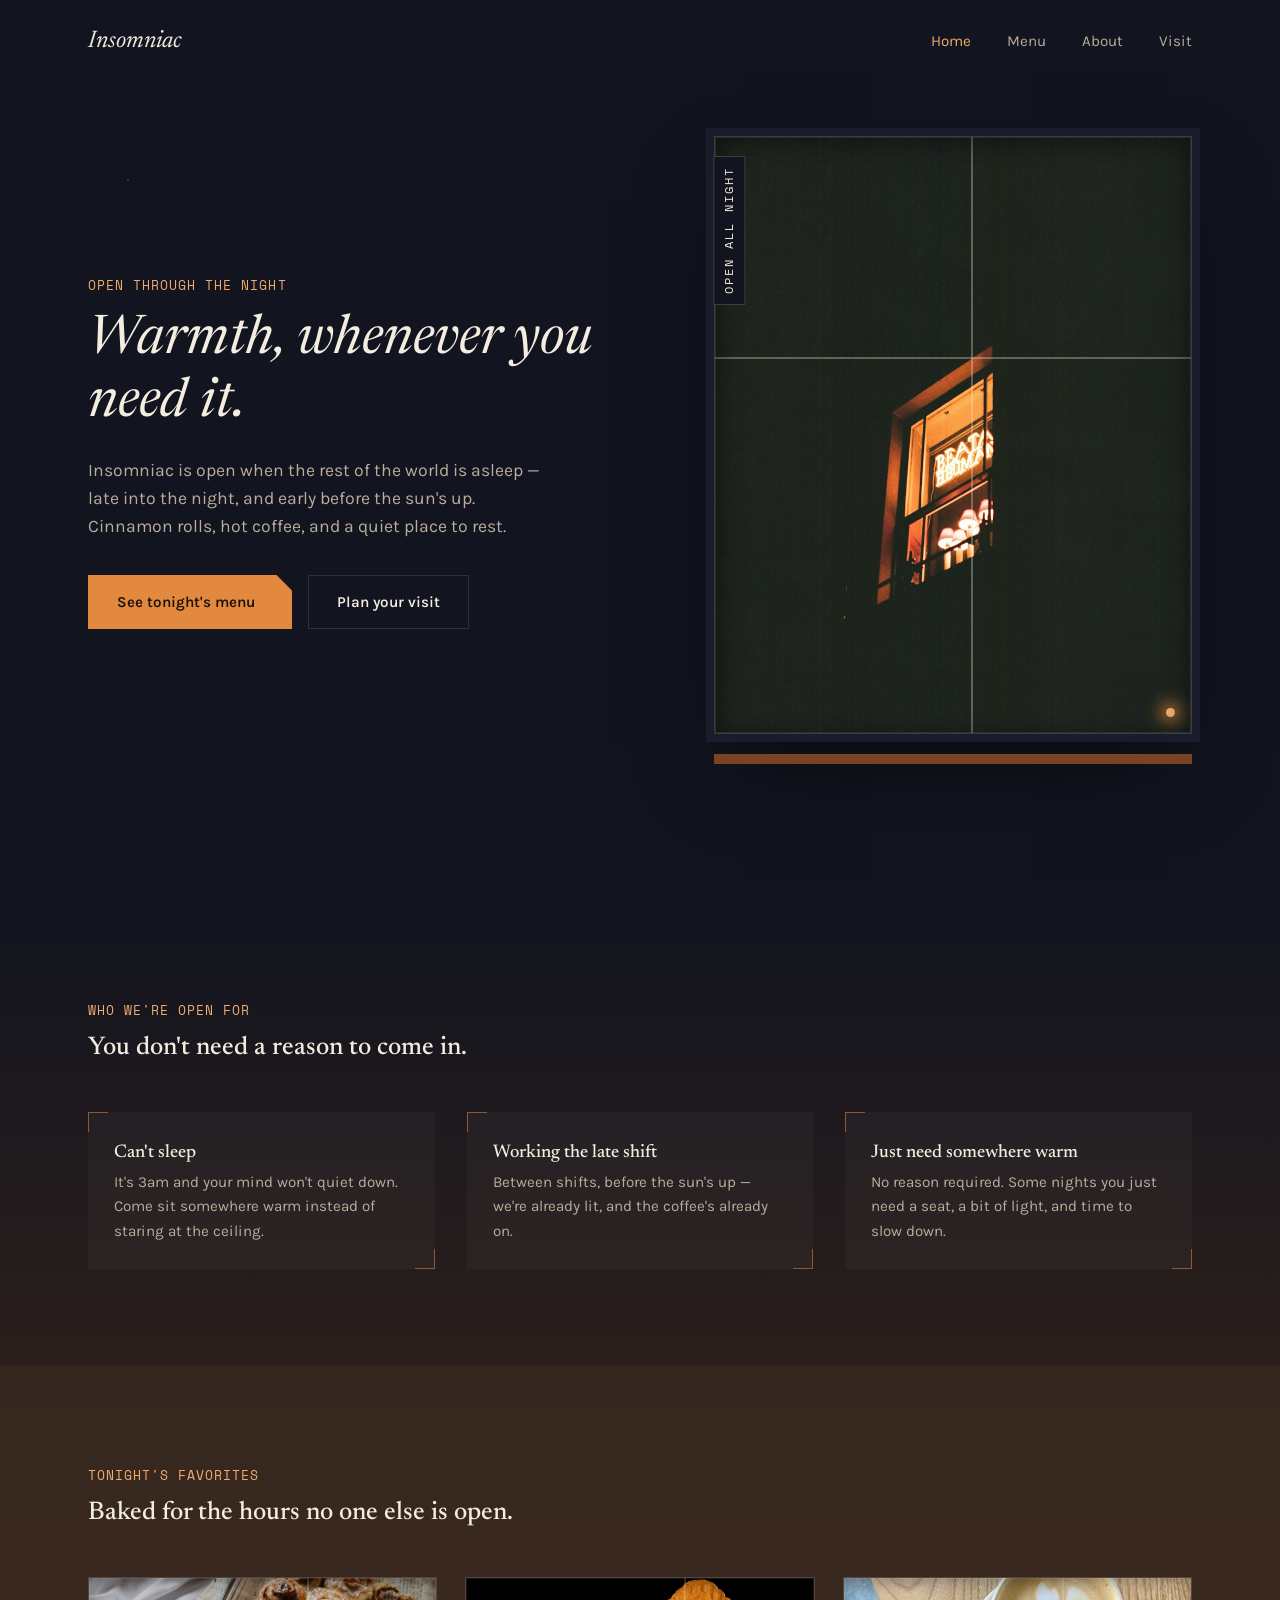
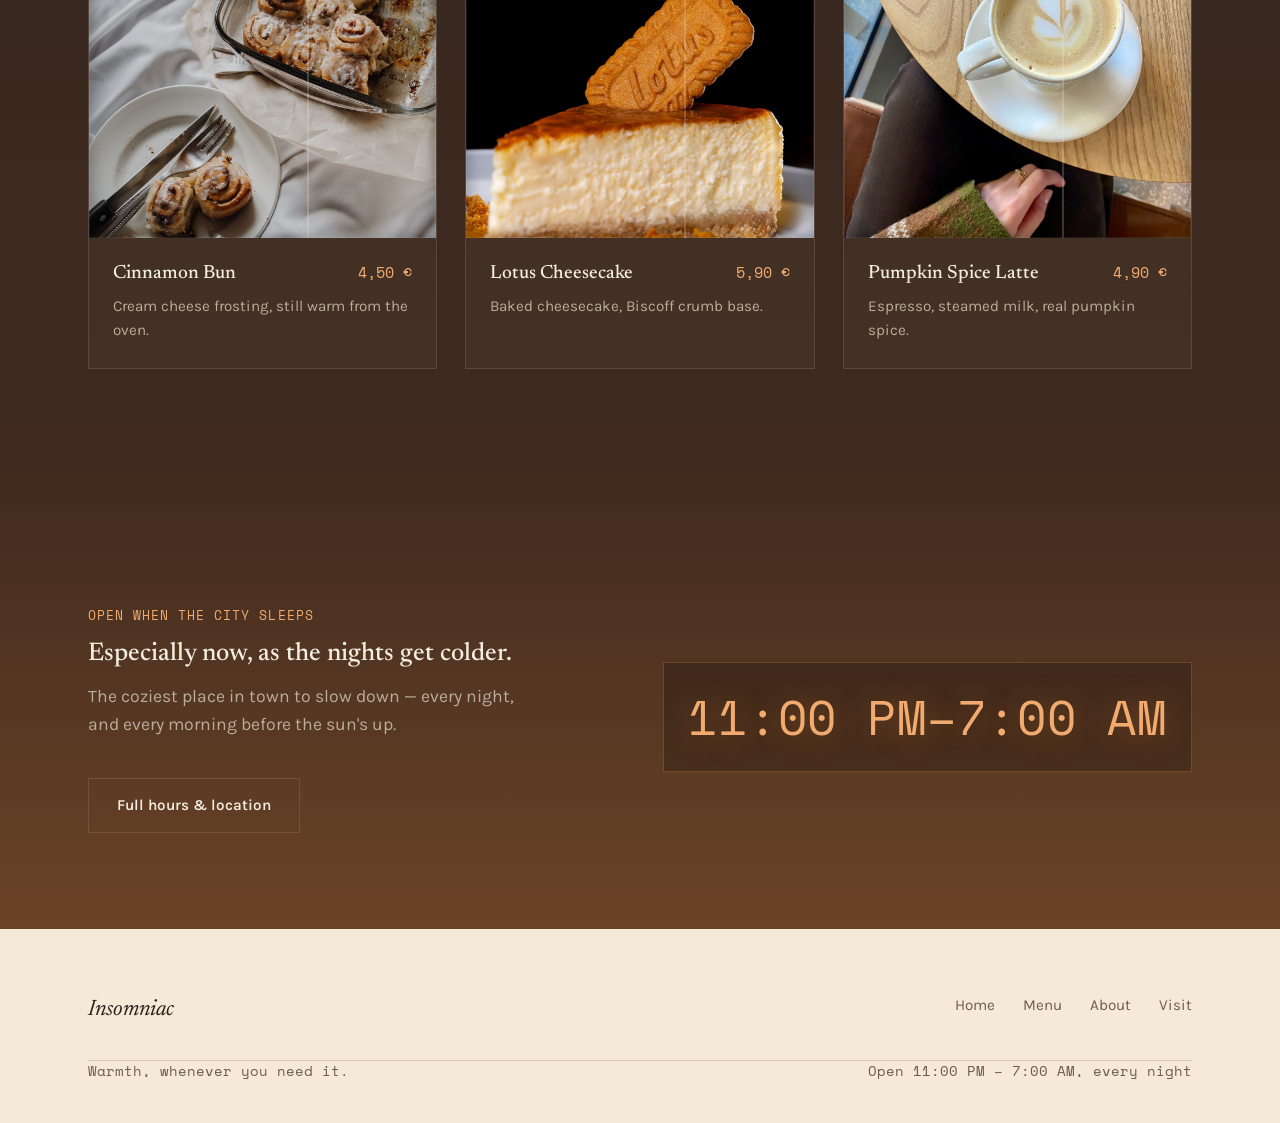
<file: index.html>
<!DOCTYPE html>
<html lang="en">
<head>
<meta charset="UTF-8">
<meta name="viewport" content="width=device-width, initial-scale=1.0">
<title>Insomniac — Warmth, whenever you need it</title>
<meta name="description" content="Insomniac is a bakery and coffee shop open late into the night and early before sunrise, for anyone who can't sleep, works a late shift, or just needs somewhere warm to sit.">
<link rel="icon" href="data:image/svg+xml,%3Csvg xmlns='http://www.w3.org/2000/svg' viewBox='0 0 100 100'%3E%3Ccircle cx='50' cy='50' r='50' fill='%2312141f'/%3E%3Ccircle cx='58' cy='42' r='28' fill='%23e2883f'/%3E%3Ccircle cx='68' cy='34' r='28' fill='%2312141f'/%3E%3C/svg%3E">
<link rel="preconnect" href="https://fonts.googleapis.com">
<link rel="preconnect" href="https://fonts.gstatic.com" crossorigin>
<link href="https://fonts.googleapis.com/css2?family=Newsreader:ital,opsz,wght@0,6..72,400;0,6..72,500;0,6..72,600;1,6..72,400;1,6..72,500&family=Karla:wght@400;500;600;700&family=Space+Mono:wght@400;700&display=swap" rel="stylesheet">
<link rel="stylesheet" href="css/styles.css">
</head>
<body>

<header class="site-header" id="siteHeader">
  <div class="container header-inner">
    <a href="index.html" class="logo">Insomniac</a>
    <nav class="site-nav" id="siteNav">
      <a href="index.html" class="nav-link" aria-current="page">Home</a>
      <a href="menu.html" class="nav-link">Menu</a>
      <a href="about.html" class="nav-link">About</a>
      <a href="visit.html" class="nav-link">Visit</a>
    </nav>
    <button class="nav-toggle" id="navToggle" aria-label="Toggle menu" aria-expanded="false" aria-controls="siteNav">
      <span></span><span></span><span></span>
    </button>
  </div>
</header>

<section class="hero">
  <div class="container hero-grid">
    <div class="hero-content">
      <p class="eyebrow">Open through the night</p>
      <h1 class="hero-tagline">Warmth, whenever you need it.</h1>
      <p class="hero-sub">Insomniac is open when the rest of the world is asleep — late into the night, and early before the sun's up. Cinnamon rolls, hot coffee, and a quiet place to rest.</p>
      <div class="hero-actions">
        <a href="menu.html" class="btn btn-ember">See tonight's menu</a>
        <a href="visit.html" class="btn btn-outline">Plan your visit</a>
      </div>
    </div>
    <div class="hero-window">
      <div class="hero-window-frame">
        <img src="images/hero-night-window.jpg" alt="A single lit window glowing with warm orange light in an otherwise dark building at night">
        <span class="hero-lamp" aria-hidden="true"></span>
      </div>
      <span class="hero-window-label" aria-hidden="true">OPEN ALL NIGHT</span>
      <div class="hero-sill" aria-hidden="true"></div>
    </div>
  </div>
</section>

<section class="section section-cocoa">
  <div class="container">
    <p class="eyebrow">Who we're open for</p>
    <h2>You don't need a reason to come in.</h2>
    <div class="for-list">
      <div class="for-item">
        <h3>Can't sleep</h3>
        <p>It's 3am and your mind won't quiet down. Come sit somewhere warm instead of staring at the ceiling.</p>
      </div>
      <div class="for-item">
        <h3>Working the late shift</h3>
        <p>Between shifts, before the sun's up — we're already lit, and the coffee's already on.</p>
      </div>
      <div class="for-item">
        <h3>Just need somewhere warm</h3>
        <p>No reason required. Some nights you just need a seat, a bit of light, and time to slow down.</p>
      </div>
    </div>
  </div>
</section>

<section class="section section-dusk">
  <div class="container">
    <p class="eyebrow">Tonight's favorites</p>
    <h2>Baked for the hours no one else is open.</h2>
    <div class="product-grid">
      <div class="product-card">
        <div class="product-photo">
          <img src="images/cinnamon-rolls.jpg" alt="Freshly baked cinnamon rolls glazed with cream cheese frosting">
        </div>
        <div class="product-body">
          <div class="product-name-row">
            <h3>Cinnamon Bun</h3>
            <span class="product-price">4,50 €</span>
          </div>
          <p>Cream cheese frosting, still warm from the oven.</p>
        </div>
      </div>
      <div class="product-card">
        <div class="product-photo">
          <img src="images/lotus-cheesecake.jpg" alt="A slice of Lotus cheesecake topped with a Biscoff biscuit">
        </div>
        <div class="product-body">
          <div class="product-name-row">
            <h3>Lotus Cheesecake</h3>
            <span class="product-price">5,90 €</span>
          </div>
          <p>Baked cheesecake, Biscoff crumb base.</p>
        </div>
      </div>
      <div class="product-card">
        <div class="product-photo">
          <img src="images/pumpkin-latte.jpg" alt="A pumpkin spice latte with heart-shaped latte art on a wooden table">
        </div>
        <div class="product-body">
          <div class="product-name-row">
            <h3>Pumpkin Spice Latte</h3>
            <span class="product-price">4,90 €</span>
          </div>
          <p>Espresso, steamed milk, real pumpkin spice.</p>
        </div>
      </div>
    </div>
  </div>
</section>

<section class="section section-dawn-glow">
  <div class="container hours-panel">
    <div>
      <p class="eyebrow">Open when the city sleeps</p>
      <h2>Especially now, as the nights get colder.</h2>
      <p class="hero-sub" style="margin-top: 0.5em;">The coziest place in town to slow down — every night, and every morning before the sun's up.</p>
      <a href="visit.html" class="btn btn-outline" style="margin-top: 1.5em;">Full hours &amp; location</a>
    </div>
    <div class="clock-readout">11:00 PM–7:00 AM</div>
  </div>
</section>

<footer class="site-footer" id="contact">
  <div class="container">
    <div class="footer-inner">
      <span class="footer-logo">Insomniac</span>
      <nav class="footer-nav">
        <a href="index.html">Home</a>
        <a href="menu.html">Menu</a>
        <a href="about.html">About</a>
        <a href="visit.html">Visit</a>
      </nav>
    </div>
    <div class="container footer-bottom" style="padding: 0;">
      <span>Warmth, whenever you need it.</span>
      <span>Open 11:00 PM – 7:00 AM, every night</span>
    </div>
  </div>
</footer>

<script src="js/main.js"></script>
</body>
</html>
</file>
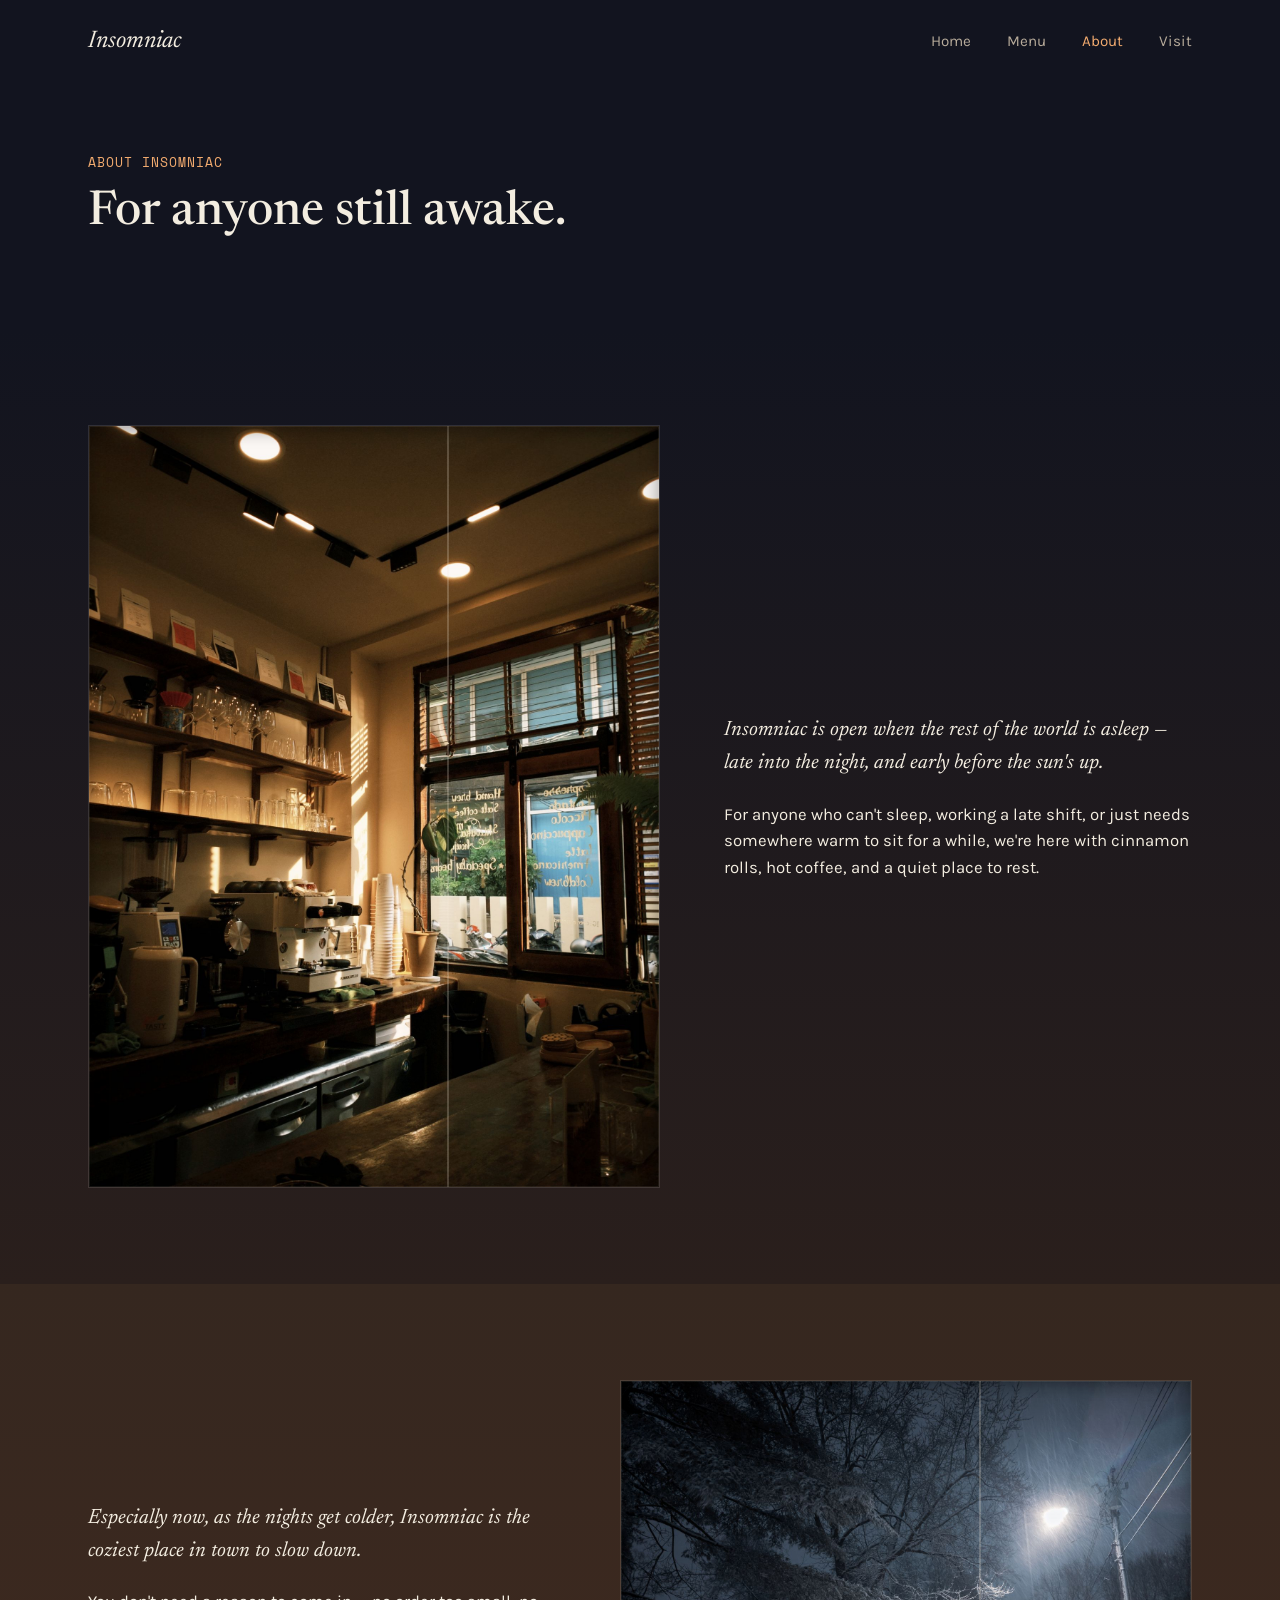
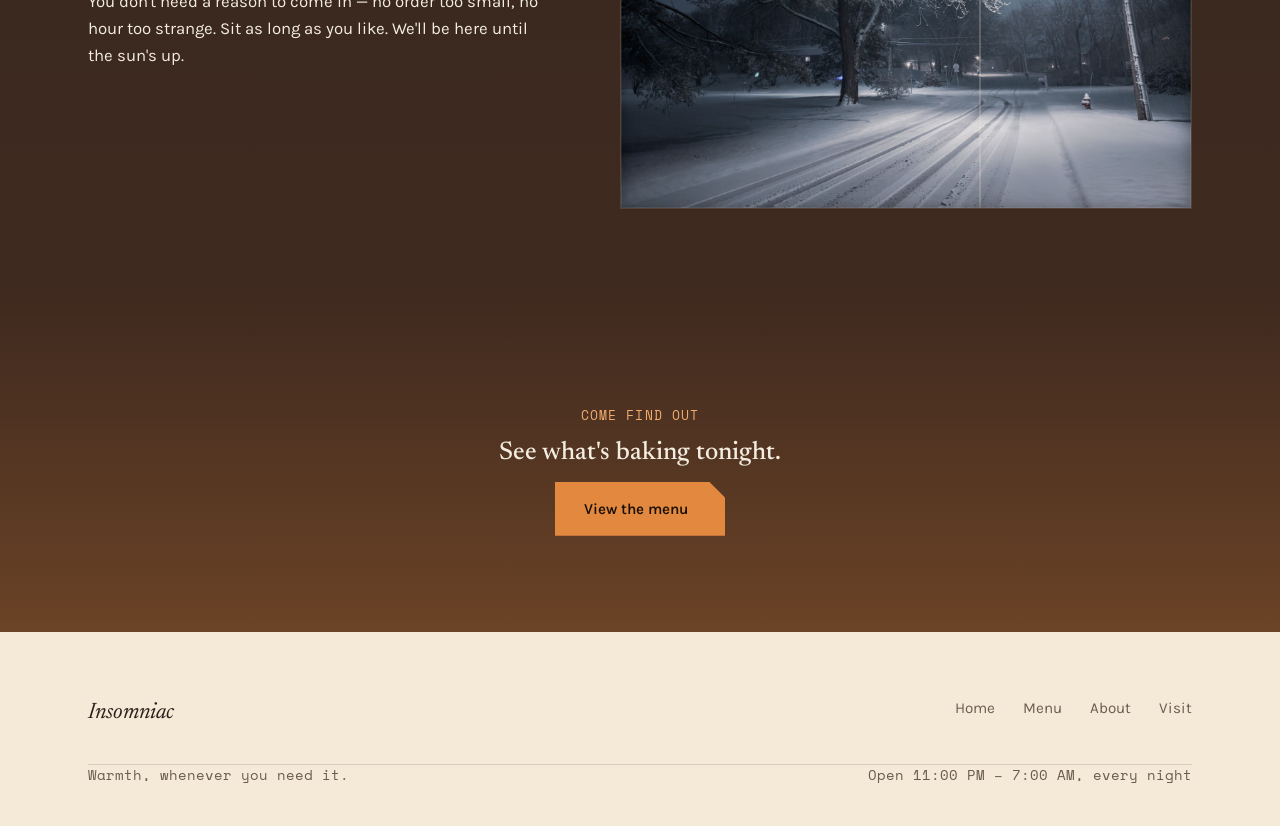
<file: about.html>
<!DOCTYPE html>
<html lang="en">
<head>
<meta charset="UTF-8">
<meta name="viewport" content="width=device-width, initial-scale=1.0">
<title>About — Insomniac</title>
<meta name="description" content="Insomniac is open when the rest of the world is asleep — for anyone who can't sleep, works a late shift, or just needs somewhere warm to sit for a while.">
<link rel="icon" href="data:image/svg+xml,%3Csvg xmlns='http://www.w3.org/2000/svg' viewBox='0 0 100 100'%3E%3Ccircle cx='50' cy='50' r='50' fill='%2312141f'/%3E%3Ccircle cx='58' cy='42' r='28' fill='%23e2883f'/%3E%3Ccircle cx='68' cy='34' r='28' fill='%2312141f'/%3E%3C/svg%3E">
<link rel="preconnect" href="https://fonts.googleapis.com">
<link rel="preconnect" href="https://fonts.gstatic.com" crossorigin>
<link href="https://fonts.googleapis.com/css2?family=Newsreader:ital,opsz,wght@0,6..72,400;0,6..72,500;0,6..72,600;1,6..72,400;1,6..72,500&family=Karla:wght@400;500;600;700&family=Space+Mono:wght@400;700&display=swap" rel="stylesheet">
<link rel="stylesheet" href="css/styles.css">
</head>
<body>

<header class="site-header" id="siteHeader">
  <div class="container header-inner">
    <a href="index.html" class="logo">Insomniac</a>
    <nav class="site-nav" id="siteNav">
      <a href="index.html" class="nav-link">Home</a>
      <a href="menu.html" class="nav-link">Menu</a>
      <a href="about.html" class="nav-link" aria-current="page">About</a>
      <a href="visit.html" class="nav-link">Visit</a>
    </nav>
    <button class="nav-toggle" id="navToggle" aria-label="Toggle menu" aria-expanded="false" aria-controls="siteNav">
      <span></span><span></span><span></span>
    </button>
  </div>
</header>

<section class="page-hero section-midnight">
  <div class="container">
    <p class="eyebrow">About Insomniac</p>
    <h1>For anyone still awake.</h1>
  </div>
</section>

<section class="section section-cocoa">
  <div class="container story-layout">
    <div class="story-photo">
      <img src="images/cafe-interior.jpg" alt="A cozy, warmly lit coffee shop interior with shelves of glassware and a window looking onto the street">
    </div>
    <div class="story-copy">
      <p>Insomniac is open when the rest of the world is asleep — late into the night, and early before the sun's up.</p>
      <p>For anyone who can't sleep, working a late shift, or just needs somewhere warm to sit for a while, we're here with cinnamon rolls, hot coffee, and a quiet place to rest.</p>
    </div>
  </div>
</section>

<section class="section section-dusk">
  <div class="container story-layout reverse">
    <div class="story-photo">
      <img src="images/snowy-street.jpg" alt="A quiet, snow-covered street at night, lit by a single streetlamp">
    </div>
    <div class="story-copy">
      <p>Especially now, as the nights get colder, Insomniac is the coziest place in town to slow down.</p>
      <p>You don't need a reason to come in — no order too small, no hour too strange. Sit as long as you like. We'll be here until the sun's up.</p>
    </div>
  </div>
</section>

<section class="section section-dawn-glow">
  <div class="container" style="text-align:center;">
    <p class="eyebrow">Come find out</p>
    <h2>See what's baking tonight.</h2>
    <a href="menu.html" class="btn btn-ember">View the menu</a>
  </div>
</section>

<footer class="site-footer" id="contact">
  <div class="container">
    <div class="footer-inner">
      <span class="footer-logo">Insomniac</span>
      <nav class="footer-nav">
        <a href="index.html">Home</a>
        <a href="menu.html">Menu</a>
        <a href="about.html">About</a>
        <a href="visit.html">Visit</a>
      </nav>
    </div>
    <div class="container footer-bottom" style="padding: 0;">
      <span>Warmth, whenever you need it.</span>
      <span>Open 11:00 PM – 7:00 AM, every night</span>
    </div>
  </div>
</footer>

<script src="js/main.js"></script>
</body>
</html>
</file>
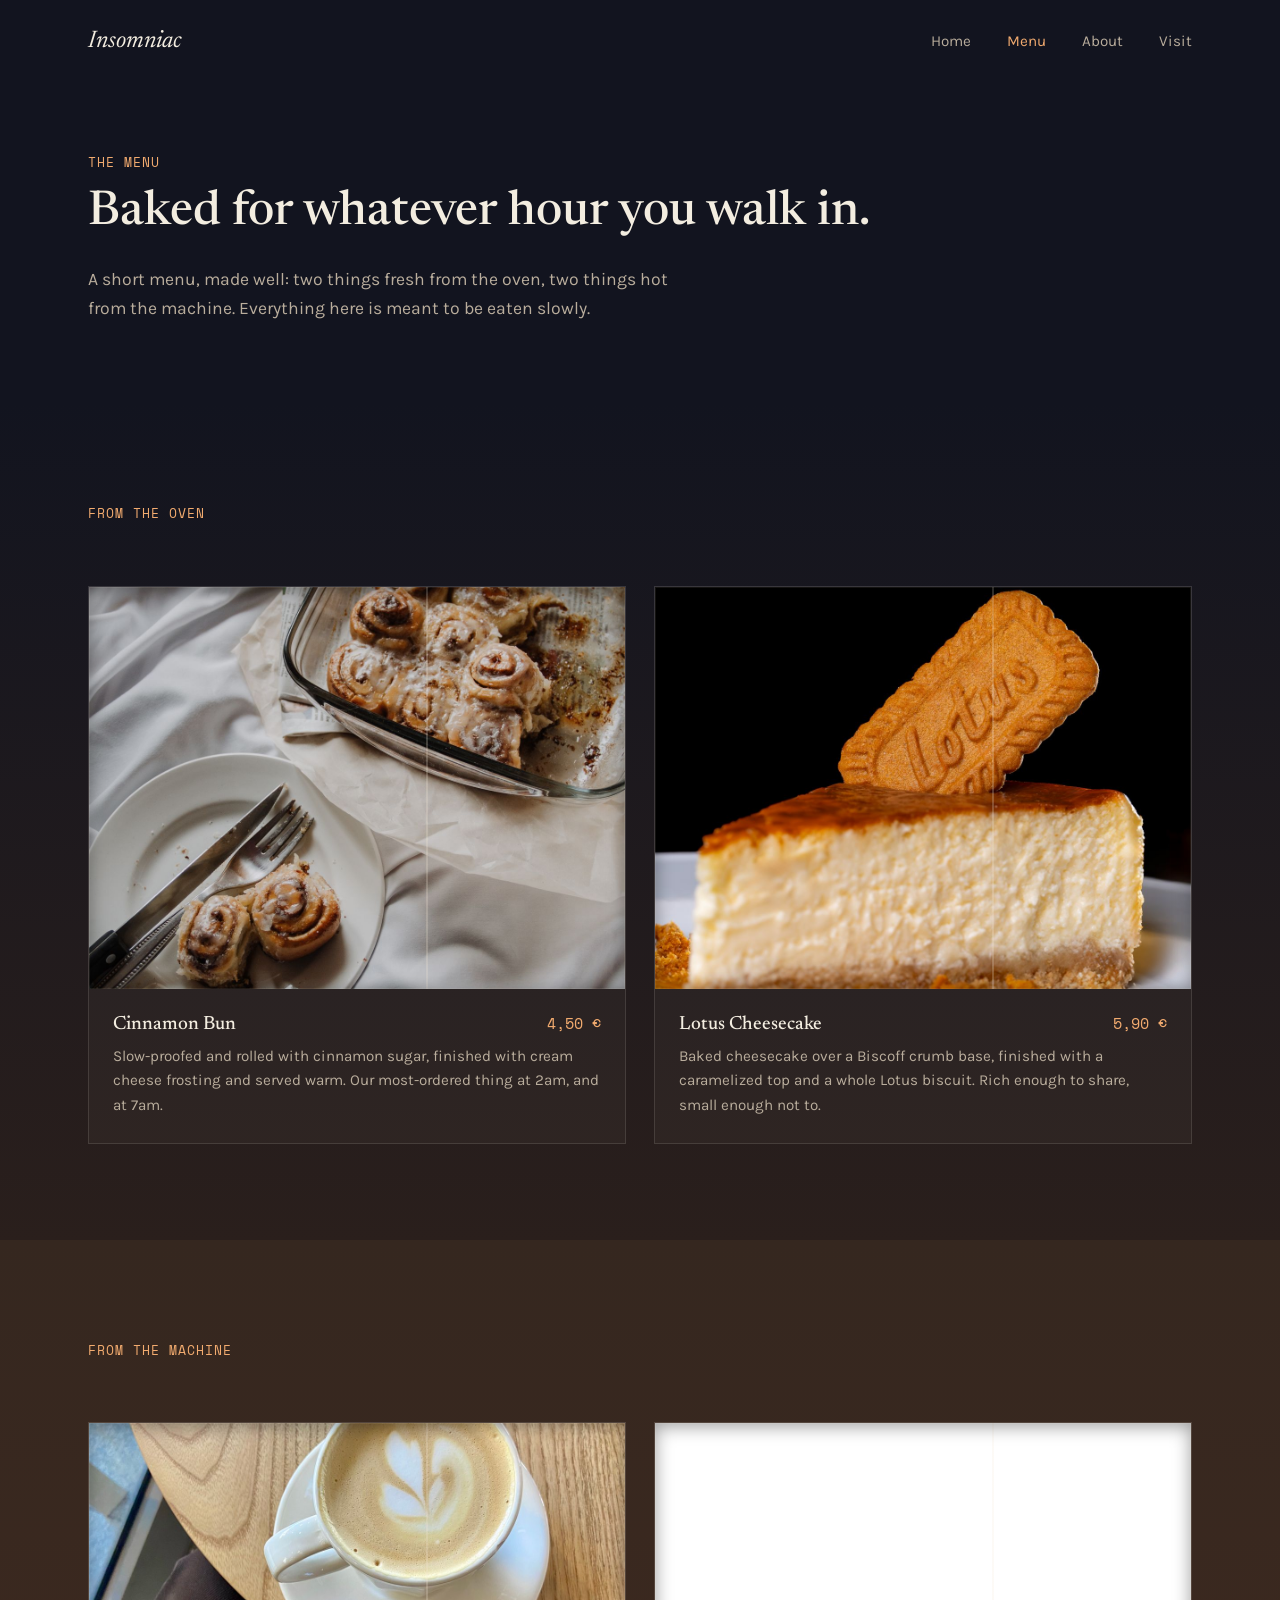
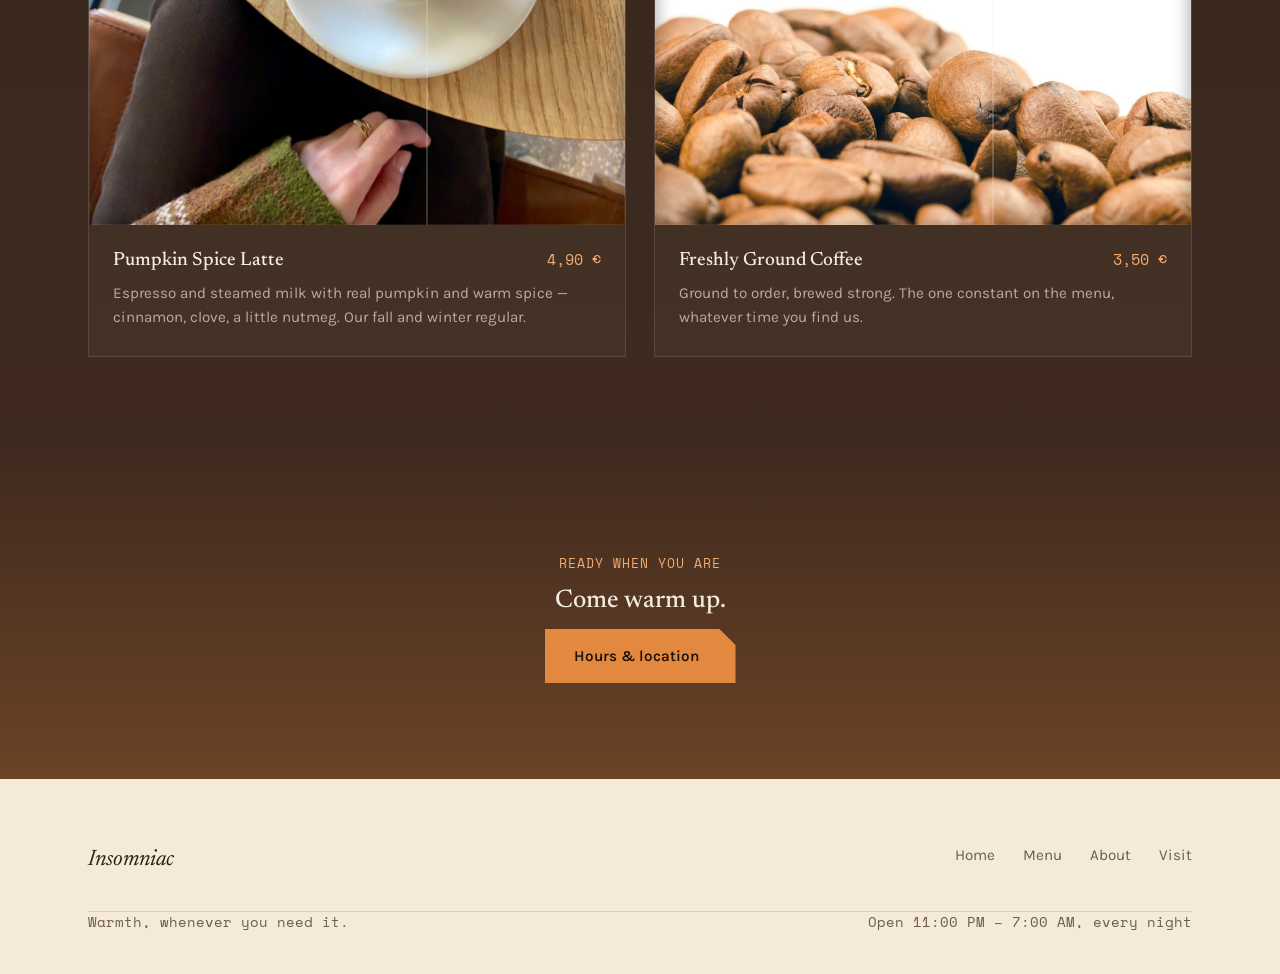
<file: menu.html>
<!DOCTYPE html>
<html lang="en">
<head>
<meta charset="UTF-8">
<meta name="viewport" content="width=device-width, initial-scale=1.0">
<title>Menu — Insomniac</title>
<meta name="description" content="Cinnamon buns with cream cheese frosting, Lotus cheesecake, pumpkin spice latte, and freshly ground coffee — served all night at Insomniac.">
<link rel="icon" href="data:image/svg+xml,%3Csvg xmlns='http://www.w3.org/2000/svg' viewBox='0 0 100 100'%3E%3Ccircle cx='50' cy='50' r='50' fill='%2312141f'/%3E%3Ccircle cx='58' cy='42' r='28' fill='%23e2883f'/%3E%3Ccircle cx='68' cy='34' r='28' fill='%2312141f'/%3E%3C/svg%3E">
<link rel="preconnect" href="https://fonts.googleapis.com">
<link rel="preconnect" href="https://fonts.gstatic.com" crossorigin>
<link href="https://fonts.googleapis.com/css2?family=Newsreader:ital,opsz,wght@0,6..72,400;0,6..72,500;0,6..72,600;1,6..72,400;1,6..72,500&family=Karla:wght@400;500;600;700&family=Space+Mono:wght@400;700&display=swap" rel="stylesheet">
<link rel="stylesheet" href="css/styles.css">
</head>
<body>

<header class="site-header" id="siteHeader">
  <div class="container header-inner">
    <a href="index.html" class="logo">Insomniac</a>
    <nav class="site-nav" id="siteNav">
      <a href="index.html" class="nav-link">Home</a>
      <a href="menu.html" class="nav-link" aria-current="page">Menu</a>
      <a href="about.html" class="nav-link">About</a>
      <a href="visit.html" class="nav-link">Visit</a>
    </nav>
    <button class="nav-toggle" id="navToggle" aria-label="Toggle menu" aria-expanded="false" aria-controls="siteNav">
      <span></span><span></span><span></span>
    </button>
  </div>
</header>

<section class="page-hero section-midnight">
  <div class="container">
    <p class="eyebrow">The menu</p>
    <h1>Baked for whatever hour you walk in.</h1>
    <p class="hero-sub">A short menu, made well: two things fresh from the oven, two things hot from the machine. Everything here is meant to be eaten slowly.</p>
  </div>
</section>

<section class="section section-cocoa">
  <div class="container">
    <p class="eyebrow">From the oven</p>
    <div class="product-grid two-up">
      <div class="product-card">
        <div class="product-photo">
          <img src="images/cinnamon-rolls.jpg" alt="Freshly baked cinnamon rolls glazed with cream cheese frosting">
        </div>
        <div class="product-body">
          <div class="product-name-row">
            <h3>Cinnamon Bun</h3>
            <span class="product-price">4,50 €</span>
          </div>
          <p>Slow-proofed and rolled with cinnamon sugar, finished with cream cheese frosting and served warm. Our most-ordered thing at 2am, and at 7am.</p>
        </div>
      </div>
      <div class="product-card">
        <div class="product-photo">
          <img src="images/lotus-cheesecake.jpg" alt="A slice of Lotus cheesecake topped with a Biscoff biscuit">
        </div>
        <div class="product-body">
          <div class="product-name-row">
            <h3>Lotus Cheesecake</h3>
            <span class="product-price">5,90 €</span>
          </div>
          <p>Baked cheesecake over a Biscoff crumb base, finished with a caramelized top and a whole Lotus biscuit. Rich enough to share, small enough not to.</p>
        </div>
      </div>
    </div>
  </div>
</section>

<section class="section section-dusk">
  <div class="container">
    <p class="eyebrow">From the machine</p>
    <div class="product-grid two-up">
      <div class="product-card">
        <div class="product-photo">
          <img src="images/pumpkin-latte.jpg" alt="A pumpkin spice latte with heart-shaped latte art on a wooden table">
        </div>
        <div class="product-body">
          <div class="product-name-row">
            <h3>Pumpkin Spice Latte</h3>
            <span class="product-price">4,90 €</span>
          </div>
          <p>Espresso and steamed milk with real pumpkin and warm spice — cinnamon, clove, a little nutmeg. Our fall and winter regular.</p>
        </div>
      </div>
      <div class="product-card">
        <div class="product-photo">
          <img src="images/coffee-beans.jpg" alt="A close-up pile of freshly roasted coffee beans">
        </div>
        <div class="product-body">
          <div class="product-name-row">
            <h3>Freshly Ground Coffee</h3>
            <span class="product-price">3,50 €</span>
          </div>
          <p>Ground to order, brewed strong. The one constant on the menu, whatever time you find us.</p>
        </div>
      </div>
    </div>
  </div>
</section>

<section class="section section-dawn-glow">
  <div class="container" style="text-align:center;">
    <p class="eyebrow">Ready when you are</p>
    <h2>Come warm up.</h2>
    <a href="visit.html" class="btn btn-ember">Hours &amp; location</a>
  </div>
</section>

<footer class="site-footer" id="contact">
  <div class="container">
    <div class="footer-inner">
      <span class="footer-logo">Insomniac</span>
      <nav class="footer-nav">
        <a href="index.html">Home</a>
        <a href="menu.html">Menu</a>
        <a href="about.html">About</a>
        <a href="visit.html">Visit</a>
      </nav>
    </div>
    <div class="container footer-bottom" style="padding: 0;">
      <span>Warmth, whenever you need it.</span>
      <span>Open 11:00 PM – 7:00 AM, every night</span>
    </div>
  </div>
</footer>

<script src="js/main.js"></script>
</body>
</html>
</file>
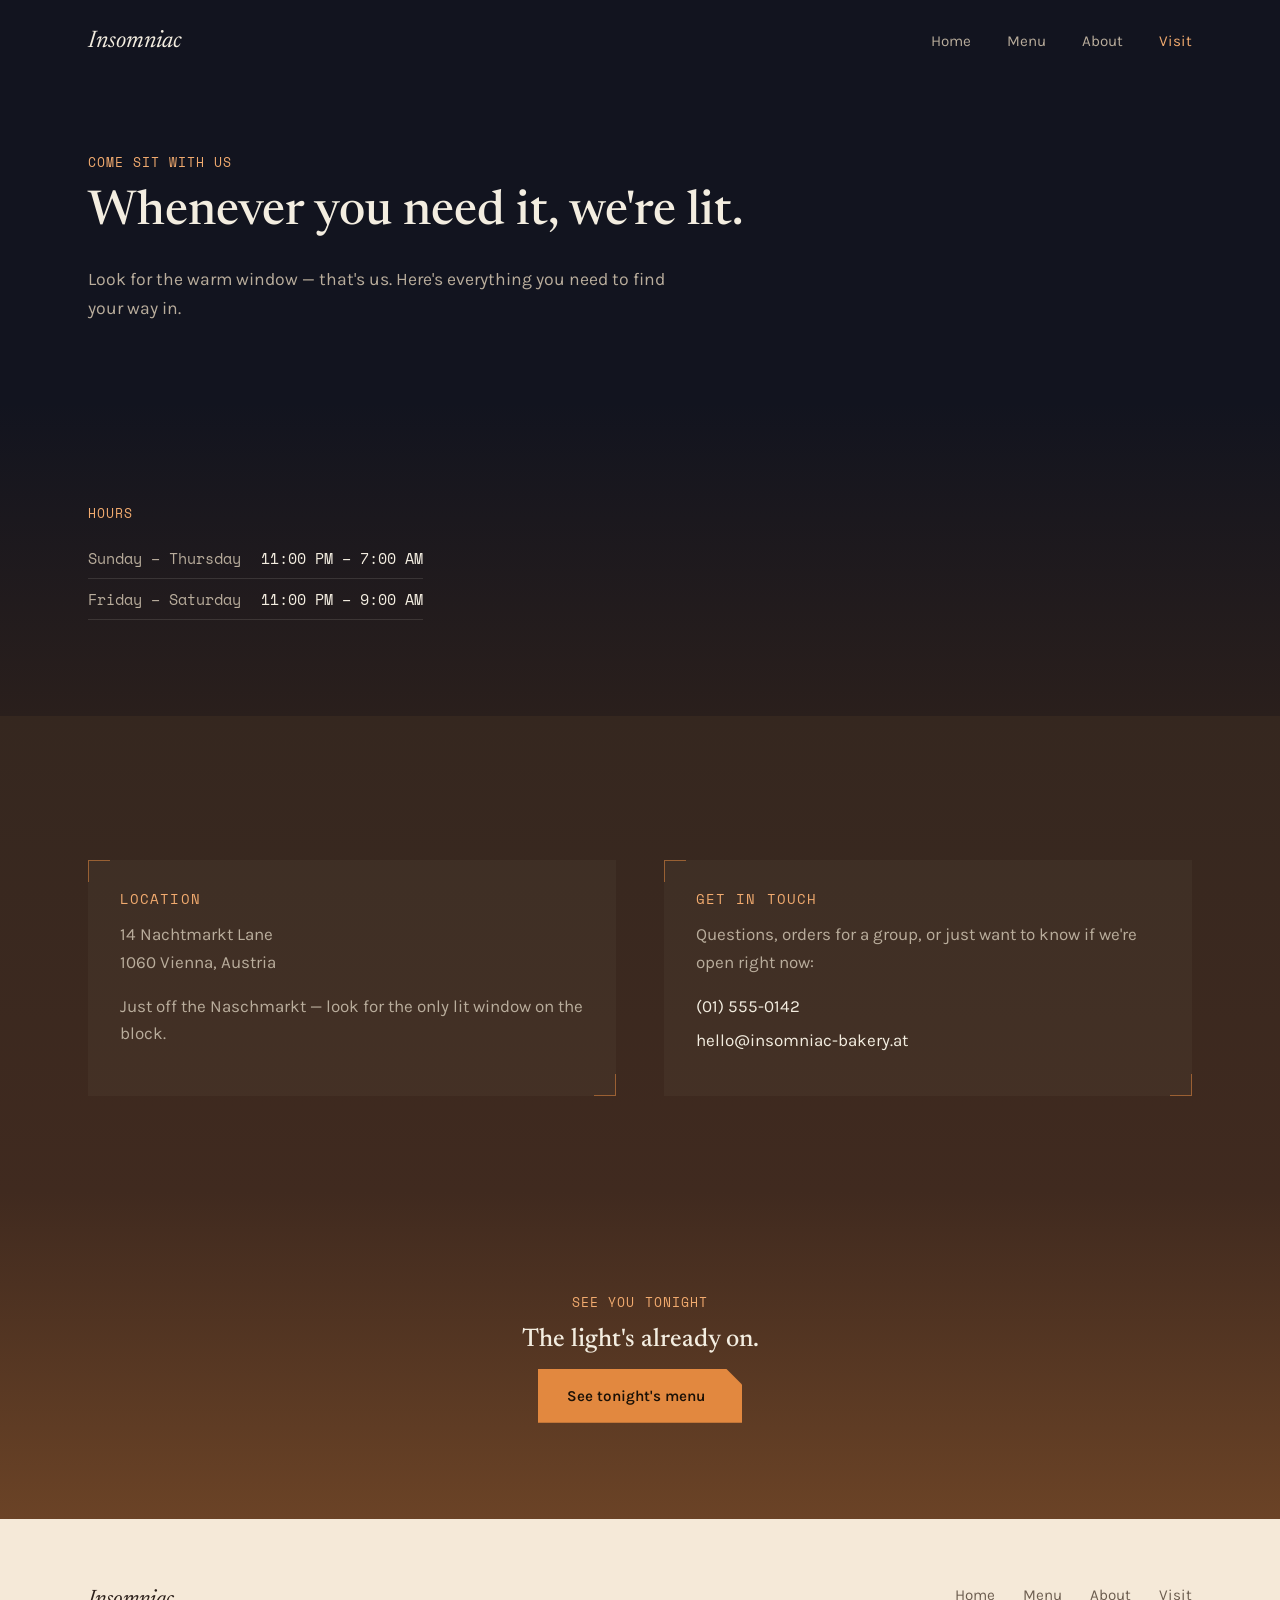
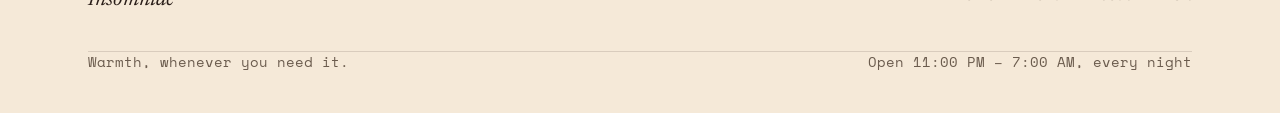
<file: visit.html>
<!DOCTYPE html>
<html lang="en">
<head>
<meta charset="UTF-8">
<meta name="viewport" content="width=device-width, initial-scale=1.0">
<title>Visit — Insomniac</title>
<meta name="description" content="Insomniac's hours, location, and contact — open every night from 11:00 PM to 7:00 AM, later on weekends.">
<link rel="icon" href="data:image/svg+xml,%3Csvg xmlns='http://www.w3.org/2000/svg' viewBox='0 0 100 100'%3E%3Ccircle cx='50' cy='50' r='50' fill='%2312141f'/%3E%3Ccircle cx='58' cy='42' r='28' fill='%23e2883f'/%3E%3Ccircle cx='68' cy='34' r='28' fill='%2312141f'/%3E%3C/svg%3E">
<link rel="preconnect" href="https://fonts.googleapis.com">
<link rel="preconnect" href="https://fonts.gstatic.com" crossorigin>
<link href="https://fonts.googleapis.com/css2?family=Newsreader:ital,opsz,wght@0,6..72,400;0,6..72,500;0,6..72,600;1,6..72,400;1,6..72,500&family=Karla:wght@400;500;600;700&family=Space+Mono:wght@400;700&display=swap" rel="stylesheet">
<link rel="stylesheet" href="css/styles.css">
</head>
<body>

<header class="site-header" id="siteHeader">
  <div class="container header-inner">
    <a href="index.html" class="logo">Insomniac</a>
    <nav class="site-nav" id="siteNav">
      <a href="index.html" class="nav-link">Home</a>
      <a href="menu.html" class="nav-link">Menu</a>
      <a href="about.html" class="nav-link">About</a>
      <a href="visit.html" class="nav-link" aria-current="page">Visit</a>
    </nav>
    <button class="nav-toggle" id="navToggle" aria-label="Toggle menu" aria-expanded="false" aria-controls="siteNav">
      <span></span><span></span><span></span>
    </button>
  </div>
</header>

<section class="page-hero section-midnight">
  <div class="container">
    <p class="eyebrow">Come sit with us</p>
    <h1>Whenever you need it, we're lit.</h1>
    <p class="hero-sub">Look for the warm window — that's us. Here's everything you need to find your way in.</p>
  </div>
</section>

<section class="section section-cocoa">
  <div class="container">
    <p class="eyebrow">Hours</p>
    <table class="hours-table">
      <tr><td>Sunday – Thursday</td><td>11:00 PM – 7:00 AM</td></tr>
      <tr><td>Friday – Saturday</td><td>11:00 PM – 9:00 AM</td></tr>
    </table>
  </div>
</section>

<section class="section section-dusk">
  <div class="container visit-grid">
    <div class="visit-card">
      <h3>Location</h3>
      <address>
        14 Nachtmarkt Lane<br>
        1060 Vienna, Austria
      </address>
      <p style="margin-top:1em;">Just off the Naschmarkt — look for the only lit window on the block.</p>
    </div>
    <div class="visit-card">
      <h3>Get in touch</h3>
      <p>Questions, orders for a group, or just want to know if we're open right now:</p>
      <a href="tel:+4315550142" class="contact-link">(01) 555-0142</a>
      <a href="mailto:hello@insomniac-bakery.at" class="contact-link">hello@insomniac-bakery.at</a>
    </div>
  </div>
</section>

<section class="section section-dawn-glow">
  <div class="container" style="text-align:center;">
    <p class="eyebrow">See you tonight</p>
    <h2>The light's already on.</h2>
    <a href="menu.html" class="btn btn-ember">See tonight's menu</a>
  </div>
</section>

<footer class="site-footer" id="contact">
  <div class="container">
    <div class="footer-inner">
      <span class="footer-logo">Insomniac</span>
      <nav class="footer-nav">
        <a href="index.html">Home</a>
        <a href="menu.html">Menu</a>
        <a href="about.html">About</a>
        <a href="visit.html">Visit</a>
      </nav>
    </div>
    <div class="container footer-bottom" style="padding: 0;">
      <span>Warmth, whenever you need it.</span>
      <span>Open 11:00 PM – 7:00 AM, every night</span>
    </div>
  </div>
</footer>

<script src="js/main.js"></script>
</body>
</html>
</file>
<file: css/styles.css>
/* =========================================================
   Insomniac — stylesheet
   "The lit window" system: night backgrounds that warm into
   dawn as you move through the page; light itself (Ember glow)
   carries the warmth, not an all-over cream background.
   ========================================================= */

:root {
  /* Night → dawn surfaces */
  --color-midnight: #12141f;
  --color-midnight-2: #191c2a;
  --color-cocoa: #2a1f1c;
  --color-cocoa-2: #35271f;
  --color-dusk: #402a1f;
  --color-dawn-glow: #6b4326;
  --color-cream: #f5e9d8;
  --color-cream-2: #ede0cc;

  /* Accents */
  --color-ember: #e2883f;
  --color-ember-light: #f2ab6f;
  --color-cinnamon: #9c5630;
  --color-cinnamon-dark: #7a4326;
  --color-frost: #a7b0c2;

  /* Text */
  --color-text-on-dark: #f3ede0;
  --color-text-on-dark-muted: #b9ad9c;
  --color-text-on-cream: #2b1f1a;
  --color-text-on-cream-muted: #6b5c4e;

  --color-border-dark: rgba(243, 237, 224, 0.12);
  --color-border-cream: rgba(43, 31, 26, 0.14);

  /* Type */
  --font-display: "Newsreader", "Iowan Old Style", Georgia, serif;
  --font-body: "Karla", -apple-system, BlinkMacSystemFont, "Segoe UI", sans-serif;
  --font-clock: "Space Mono", "SFMono-Regular", Consolas, monospace;

  --container-width: 1160px;
  --header-height: 84px;

  --ease-out: cubic-bezier(0.16, 0.8, 0.24, 1);
}

/* ---------- Reset ---------- */
*, *::before, *::after { box-sizing: border-box; }
html { scroll-behavior: smooth; }
body {
  margin: 0;
  background: var(--color-midnight);
  color: var(--color-text-on-dark);
  font-family: var(--font-body);
  font-size: 17px;
  line-height: 1.6;
  -webkit-font-smoothing: antialiased;
}
img { max-width: 100%; display: block; }
a { color: inherit; text-decoration: none; }
h1, h2, h3 {
  font-family: var(--font-display);
  font-weight: 500;
  line-height: 1.15;
  margin: 0 0 0.5em;
  color: var(--color-text-on-dark);
}
p { margin: 0 0 1em; }
button { font-family: inherit; cursor: pointer; }
ul { margin: 0; padding: 0; list-style: none; }

.container {
  max-width: var(--container-width);
  margin: 0 auto;
  padding: 0 28px;
}

a:focus-visible, button:focus-visible {
  outline: 2px solid var(--color-ember-light);
  outline-offset: 3px;
}

@media (prefers-reduced-motion: reduce) {
  html { scroll-behavior: auto; }
  *, *::before, *::after {
    animation-duration: 0.01ms !important;
    animation-iteration-count: 1 !important;
    transition-duration: 0.01ms !important;
  }
}

/* ---------- Section surfaces (the night -> dawn journey) ---------- */
.section { padding: 96px 0; }
.section-midnight { background: var(--color-midnight); }
.section-cocoa { background: linear-gradient(180deg, var(--color-midnight) 0%, var(--color-cocoa) 100%); }
.section-cocoa-2 { background: var(--color-cocoa-2); }
.section-dusk { background: linear-gradient(180deg, var(--color-cocoa-2) 0%, var(--color-dusk) 100%); }
.section-dawn-glow {
  background: linear-gradient(180deg, var(--color-dusk) 0%, var(--color-dawn-glow) 100%);
}
.section-cream {
  background: linear-gradient(180deg, var(--color-dawn-glow) 0%, var(--color-cream) 55%);
  color: var(--color-text-on-cream);
}
.section-cream h1, .section-cream h2, .section-cream h3 { color: var(--color-text-on-cream); }
.section-cream p { color: var(--color-text-on-cream-muted); }

.eyebrow {
  display: inline-block;
  font-family: var(--font-clock);
  font-size: 0.8rem;
  letter-spacing: 0.08em;
  text-transform: uppercase;
  color: var(--color-ember-light);
  margin-bottom: 1em;
}
.section-cream .eyebrow { color: var(--color-cinnamon-dark); }

/* ---------- Header / nav ---------- */
.site-header {
  position: fixed;
  top: 0;
  left: 0;
  right: 0;
  z-index: 50;
  height: var(--header-height);
  display: flex;
  align-items: center;
  background: transparent;
  transition: background 0.3s var(--ease-out), border-color 0.3s var(--ease-out);
  border-bottom: 1px solid transparent;
}
.site-header.is-scrolled {
  background: rgba(18, 20, 31, 0.88);
  backdrop-filter: blur(10px);
  border-bottom: 1px solid var(--color-border-dark);
}
.header-inner {
  display: flex;
  align-items: center;
  justify-content: space-between;
  width: 100%;
}
.logo {
  font-family: var(--font-display);
  font-style: italic;
  font-size: 1.5rem;
  color: var(--color-text-on-dark);
}
.site-nav {
  display: flex;
  gap: 36px;
}
.nav-link {
  font-size: 0.95rem;
  color: var(--color-text-on-dark-muted);
  transition: color 0.2s var(--ease-out);
  position: relative;
}
.nav-link:hover, .nav-link[aria-current="page"] { color: var(--color-ember-light); }
.nav-toggle {
  display: none;
  background: none;
  border: none;
  width: 32px;
  height: 24px;
  padding: 0;
  flex-direction: column;
  justify-content: space-between;
}
.nav-toggle span {
  display: block;
  height: 2px;
  background: var(--color-text-on-dark);
  border-radius: 2px;
}

/* ---------- Buttons ----------
   Sharp rectangles by default — the one exception is the primary
   CTA, which gets a single cut corner (a taped-up paper sign),
   the page's one deliberately "shaped" element. */
.btn {
  display: inline-flex;
  align-items: center;
  gap: 0.5em;
  padding: 14px 28px;
  font-size: 0.95rem;
  font-weight: 600;
  border: 1px solid transparent;
  transition: background 0.25s var(--ease-out), color 0.25s var(--ease-out), border-color 0.25s var(--ease-out), transform 0.25s var(--ease-out);
}
.btn-ember {
  background: var(--color-ember);
  color: #1a1006;
  padding-right: 36px;
  clip-path: polygon(0 0, calc(100% - 16px) 0, 100% 16px, 100% 100%, 0 100%);
}
.btn-ember:hover { background: var(--color-ember-light); transform: translateY(-1px); }
.btn-outline {
  border-color: var(--color-border-dark);
  color: var(--color-text-on-dark);
}
.btn-outline:hover { border-color: var(--color-ember-light); color: var(--color-ember-light); }
.section-cream .btn-outline { border-color: var(--color-border-cream); color: var(--color-text-on-cream); }
.section-cream .btn-outline:hover { border-color: var(--color-cinnamon); color: var(--color-cinnamon-dark); }

/* ---------- Hero ----------
   Not a full-bleed photo with text laid over it — a dark room
   with one real window in it. The photo is framed as an object
   (glazing bars, sill, a lamp) rather than diffuse background,
   with a scatter of much dimmer distant windows in the dark. */
.hero {
  position: relative;
  min-height: 100vh;
  display: flex;
  align-items: center;
  overflow: hidden;
  background: var(--color-midnight);
}
.hero::before {
  content: "";
  position: absolute;
  inset: 0;
  pointer-events: none;
  background-image:
    radial-gradient(2px 2px at 10% 20%, rgba(226, 136, 63, 0.55), transparent 60%),
    radial-gradient(1.5px 1.5px at 22% 66%, rgba(226, 136, 63, 0.3), transparent 60%),
    radial-gradient(1.5px 1.5px at 6% 46%, rgba(226, 136, 63, 0.22), transparent 60%),
    radial-gradient(2px 2px at 90% 24%, rgba(226, 136, 63, 0.32), transparent 60%),
    radial-gradient(1.5px 1.5px at 80% 78%, rgba(226, 136, 63, 0.26), transparent 60%),
    radial-gradient(1.5px 1.5px at 46% 10%, rgba(226, 136, 63, 0.2), transparent 60%);
}
.hero-grid {
  position: relative;
  z-index: 1;
  display: grid;
  grid-template-columns: 1fr 0.85fr;
  align-items: center;
  gap: 64px;
  width: 100%;
}
.hero-content {
  max-width: 560px;
}
.hero-tagline {
  font-family: var(--font-display);
  font-style: italic;
  font-weight: 400;
  font-size: clamp(2.2rem, 5vw, 3.4rem);
  color: var(--color-text-on-dark);
  margin-bottom: 0.4em;
  animation: glow-pulse 6s ease-in-out infinite;
}
@keyframes glow-pulse {
  0%, 100% { text-shadow: 0 0 24px rgba(226, 136, 63, 0.25); }
  50% { text-shadow: 0 0 36px rgba(226, 136, 63, 0.45); }
}
.hero-sub {
  color: var(--color-text-on-dark-muted);
  font-size: 1.1rem;
  max-width: 46ch;
}
.hero-actions {
  display: flex;
  gap: 16px;
  margin-top: 2em;
  flex-wrap: wrap;
}

.hero-window {
  position: relative;
  padding-bottom: 30px;
}
.hero-window-frame {
  position: relative;
  aspect-ratio: 4 / 5;
  overflow: hidden;
  border: 1px solid rgba(245, 233, 216, 0.18);
  box-shadow: 0 0 0 8px var(--color-midnight-2), 0 40px 90px -24px rgba(0, 0, 0, 0.65);
}
.hero-window-frame::before {
  content: "";
  position: absolute;
  inset: -70px;
  z-index: -1;
  background: radial-gradient(closest-side, rgba(226, 136, 63, 0.32), transparent 72%);
}
.hero-window-frame img {
  width: 100%;
  height: 100%;
  object-fit: cover;
  object-position: center 25%;
}
.hero-window-frame::after {
  content: "";
  position: absolute;
  inset: 0;
  pointer-events: none;
  background-image:
    linear-gradient(to right, transparent calc(54% - 1px), rgba(245, 233, 216, 0.32) calc(54% - 1px), rgba(245, 233, 216, 0.32) calc(54% + 1px), transparent calc(54% + 1px)),
    linear-gradient(to bottom, transparent calc(37% - 1px), rgba(245, 233, 216, 0.32) calc(37% - 1px), rgba(245, 233, 216, 0.32) calc(37% + 1px), transparent calc(37% + 1px));
  box-shadow: inset 0 0 0 1px rgba(245, 233, 216, 0.1), inset 0 4px 26px rgba(0, 0, 0, 0.5);
}
.hero-lamp {
  position: absolute;
  right: 16px;
  bottom: 16px;
  width: 9px;
  height: 9px;
  border-radius: 50%;
  background: var(--color-ember-light);
  box-shadow: 0 0 16px 6px rgba(226, 136, 63, 0.7);
  animation: glow-pulse-dot 6s ease-in-out infinite;
}
@keyframes glow-pulse-dot {
  0%, 100% { opacity: 0.7; }
  50% { opacity: 1; }
}
.hero-sill {
  position: absolute;
  left: 0;
  right: 0;
  bottom: 0;
  height: 10px;
  background: var(--color-cinnamon-dark);
}
.hero-window-label {
  position: absolute;
  top: 20px;
  left: -1px;
  writing-mode: vertical-rl;
  transform: rotate(180deg);
  font-family: var(--font-clock);
  font-size: 0.72rem;
  letter-spacing: 0.18em;
  color: var(--color-cream);
  background: var(--color-midnight);
  padding: 10px 6px;
  border: 1px solid rgba(245, 233, 216, 0.2);
}

/* ---------- Page hero (non-home pages) ---------- */
.page-hero {
  padding: calc(var(--header-height) + 64px) 0 64px;
  background: var(--color-midnight);
}
.page-hero h1 { font-size: clamp(2.2rem, 4.5vw, 3rem); }
.page-hero .hero-sub { max-width: 60ch; }

/* ---------- "Who it's for" list ---------- */
.for-list {
  display: grid;
  grid-template-columns: repeat(3, 1fr);
  gap: 32px;
  margin-top: 48px;
}
.for-item {
  position: relative;
  padding: 30px 26px 26px;
  background: rgba(243, 237, 224, 0.03);
}
.for-item::before, .for-item::after {
  content: "";
  position: absolute;
  width: 20px;
  height: 20px;
  border: 1px solid var(--color-ember);
  opacity: 0.55;
}
.for-item::before { top: 0; left: 0; border-right: none; border-bottom: none; }
.for-item::after { bottom: 0; right: 0; border-left: none; border-top: none; }
.for-item h3 { font-size: 1.15rem; margin-bottom: 0.4em; }
.for-item p { color: var(--color-text-on-dark-muted); margin: 0; font-size: 0.95rem; }

/* ---------- Product / menu cards ---------- */
.product-grid {
  display: grid;
  grid-template-columns: repeat(3, 1fr);
  gap: 28px;
  margin-top: 48px;
}
.product-grid.two-up { grid-template-columns: repeat(2, 1fr); }
.product-card {
  overflow: hidden;
  border: 1px solid var(--color-border-dark);
  background: rgba(243, 237, 224, 0.03);
  transition: transform 0.3s var(--ease-out), border-color 0.3s var(--ease-out);
}
.product-card:hover { transform: translateY(-4px); border-color: var(--color-ember); }
.product-photo { position: relative; aspect-ratio: 4 / 3; overflow: hidden; }
.product-photo img { width: 100%; height: 100%; object-fit: cover; }
.product-photo::after {
  content: "";
  position: absolute;
  inset: 0;
  pointer-events: none;
  background-image: linear-gradient(to right, transparent calc(63% - 1px), rgba(245, 233, 216, 0.22) calc(63% - 1px), rgba(245, 233, 216, 0.22) calc(63% + 1px), transparent calc(63% + 1px));
  box-shadow: inset 0 0 0 1px rgba(245, 233, 216, 0.08), inset 0 3px 18px rgba(0, 0, 0, 0.4);
}
.product-body { padding: 22px 24px 26px; }
.product-name-row {
  display: flex;
  justify-content: space-between;
  align-items: baseline;
  gap: 12px;
  margin-bottom: 0.5em;
}
.product-name-row h3 { margin: 0; font-size: 1.2rem; }
.product-price {
  font-family: var(--font-clock);
  color: var(--color-ember-light);
  font-size: 0.95rem;
  white-space: nowrap;
}
.product-body p {
  color: var(--color-text-on-dark-muted);
  font-size: 0.95rem;
  margin: 0;
}

/* ---------- Hours / clock signage ---------- */
.hours-panel {
  display: flex;
  flex-wrap: wrap;
  gap: 48px;
  align-items: center;
  justify-content: space-between;
  margin-top: 40px;
}
.clock-readout {
  font-family: var(--font-clock);
  font-size: clamp(1.8rem, 5vw, 3rem);
  color: var(--color-ember-light);
  letter-spacing: 0.02em;
  text-shadow: 0 0 30px rgba(226, 136, 63, 0.35);
  padding: 16px 24px;
  border: 1px solid rgba(226, 136, 63, 0.3);
  background: rgba(0, 0, 0, 0.22);
}
.hours-table {
  border-collapse: collapse;
  font-family: var(--font-clock);
  font-size: 0.95rem;
}
.hours-table td {
  padding: 8px 20px 8px 0;
  border-bottom: 1px solid var(--color-border-dark);
  color: var(--color-text-on-dark-muted);
}
.hours-table td:last-child { color: var(--color-text-on-dark); padding-right: 0; }
.section-cream .hours-table td { border-color: var(--color-border-cream); color: var(--color-text-on-cream-muted); }
.section-cream .hours-table td:last-child { color: var(--color-text-on-cream); }

/* ---------- About / story layout ---------- */
.story-layout {
  display: grid;
  grid-template-columns: 1.1fr 0.9fr;
  gap: 64px;
  align-items: center;
}
.story-layout.reverse { grid-template-columns: 0.9fr 1.1fr; }
.story-layout.reverse .story-photo { order: 2; }
.story-photo { position: relative; overflow: hidden; border: 1px solid var(--color-border-dark); }
.story-photo::after {
  content: "";
  position: absolute;
  inset: 0;
  pointer-events: none;
  background-image: linear-gradient(to right, transparent calc(63% - 1px), rgba(245, 233, 216, 0.22) calc(63% - 1px), rgba(245, 233, 216, 0.22) calc(63% + 1px), transparent calc(63% + 1px));
  box-shadow: inset 0 0 0 1px rgba(245, 233, 216, 0.08), inset 0 3px 18px rgba(0, 0, 0, 0.4);
}
.story-copy p { font-size: 1.05rem; }
.story-copy p:first-of-type {
  font-family: var(--font-display);
  font-size: 1.3rem;
  font-style: italic;
  color: var(--color-text-on-dark);
}
.section-cream .story-copy p:first-of-type { color: var(--color-text-on-cream); }

/* ---------- Visit page: location card ---------- */
.visit-grid {
  display: grid;
  grid-template-columns: 1fr 1fr;
  gap: 48px;
  margin-top: 48px;
}
.visit-card {
  position: relative;
  padding: 32px;
  background: rgba(243, 237, 224, 0.03);
}
.visit-card::before, .visit-card::after {
  content: "";
  position: absolute;
  width: 22px;
  height: 22px;
  border: 1px solid var(--color-ember);
  opacity: 0.55;
}
.visit-card::before { top: 0; left: 0; border-right: none; border-bottom: none; }
.visit-card::after { bottom: 0; right: 0; border-left: none; border-top: none; }
.visit-card h3 {
  font-family: var(--font-clock);
  font-size: 0.85rem;
  letter-spacing: 0.08em;
  text-transform: uppercase;
  color: var(--color-ember-light);
  margin-bottom: 1em;
}
.visit-card address, .visit-card p { font-style: normal; color: var(--color-text-on-dark-muted); }
.visit-card a.contact-link {
  display: block;
  color: var(--color-text-on-dark);
  margin-top: 0.4em;
}
.visit-card a.contact-link:hover { color: var(--color-ember-light); }

/* ---------- Footer ---------- */
.site-footer {
  background: var(--color-cream);
  color: var(--color-text-on-cream);
  padding: 64px 0 40px;
}
.footer-inner {
  display: flex;
  justify-content: space-between;
  flex-wrap: wrap;
  gap: 32px;
  padding-bottom: 32px;
  border-bottom: 1px solid var(--color-border-cream);
}
.footer-logo {
  font-family: var(--font-display);
  font-style: italic;
  font-size: 1.4rem;
}
.footer-nav { display: flex; gap: 28px; }
.footer-nav a { color: var(--color-text-on-cream-muted); font-size: 0.95rem; }
.footer-nav a:hover { color: var(--color-cinnamon-dark); }
.footer-bottom {
  display: flex;
  justify-content: space-between;
  flex-wrap: wrap;
  gap: 12px;
  padding-top: 24px;
  font-size: 0.85rem;
  color: var(--color-text-on-cream-muted);
  font-family: var(--font-clock);
}

/* ---------- Responsive ---------- */
@media (max-width: 860px) {
  .for-list, .product-grid, .product-grid.two-up { grid-template-columns: 1fr; }
  .story-layout, .story-layout.reverse { grid-template-columns: 1fr; }
  .story-layout.reverse .story-photo { order: 0; }
  .visit-grid { grid-template-columns: 1fr; }
  .hours-panel { flex-direction: column; align-items: flex-start; gap: 28px; }
  .hero-grid { grid-template-columns: 1fr; }
  .hero-window { max-width: 420px; margin: 40px auto 0; }
  .hero-window-label { display: none; }
}

@media (max-width: 720px) {
  .site-nav { display: none; }
  .nav-toggle { display: flex; }
  body.nav-open .site-nav {
    display: flex;
    flex-direction: column;
    position: fixed;
    top: var(--header-height);
    left: 0;
    right: 0;
    background: var(--color-midnight-2);
    padding: 24px 28px;
    border-bottom: 1px solid var(--color-border-dark);
    gap: 20px;
  }
  .section { padding: 64px 0; }
  .hero { min-height: 90vh; }
}
</file>
